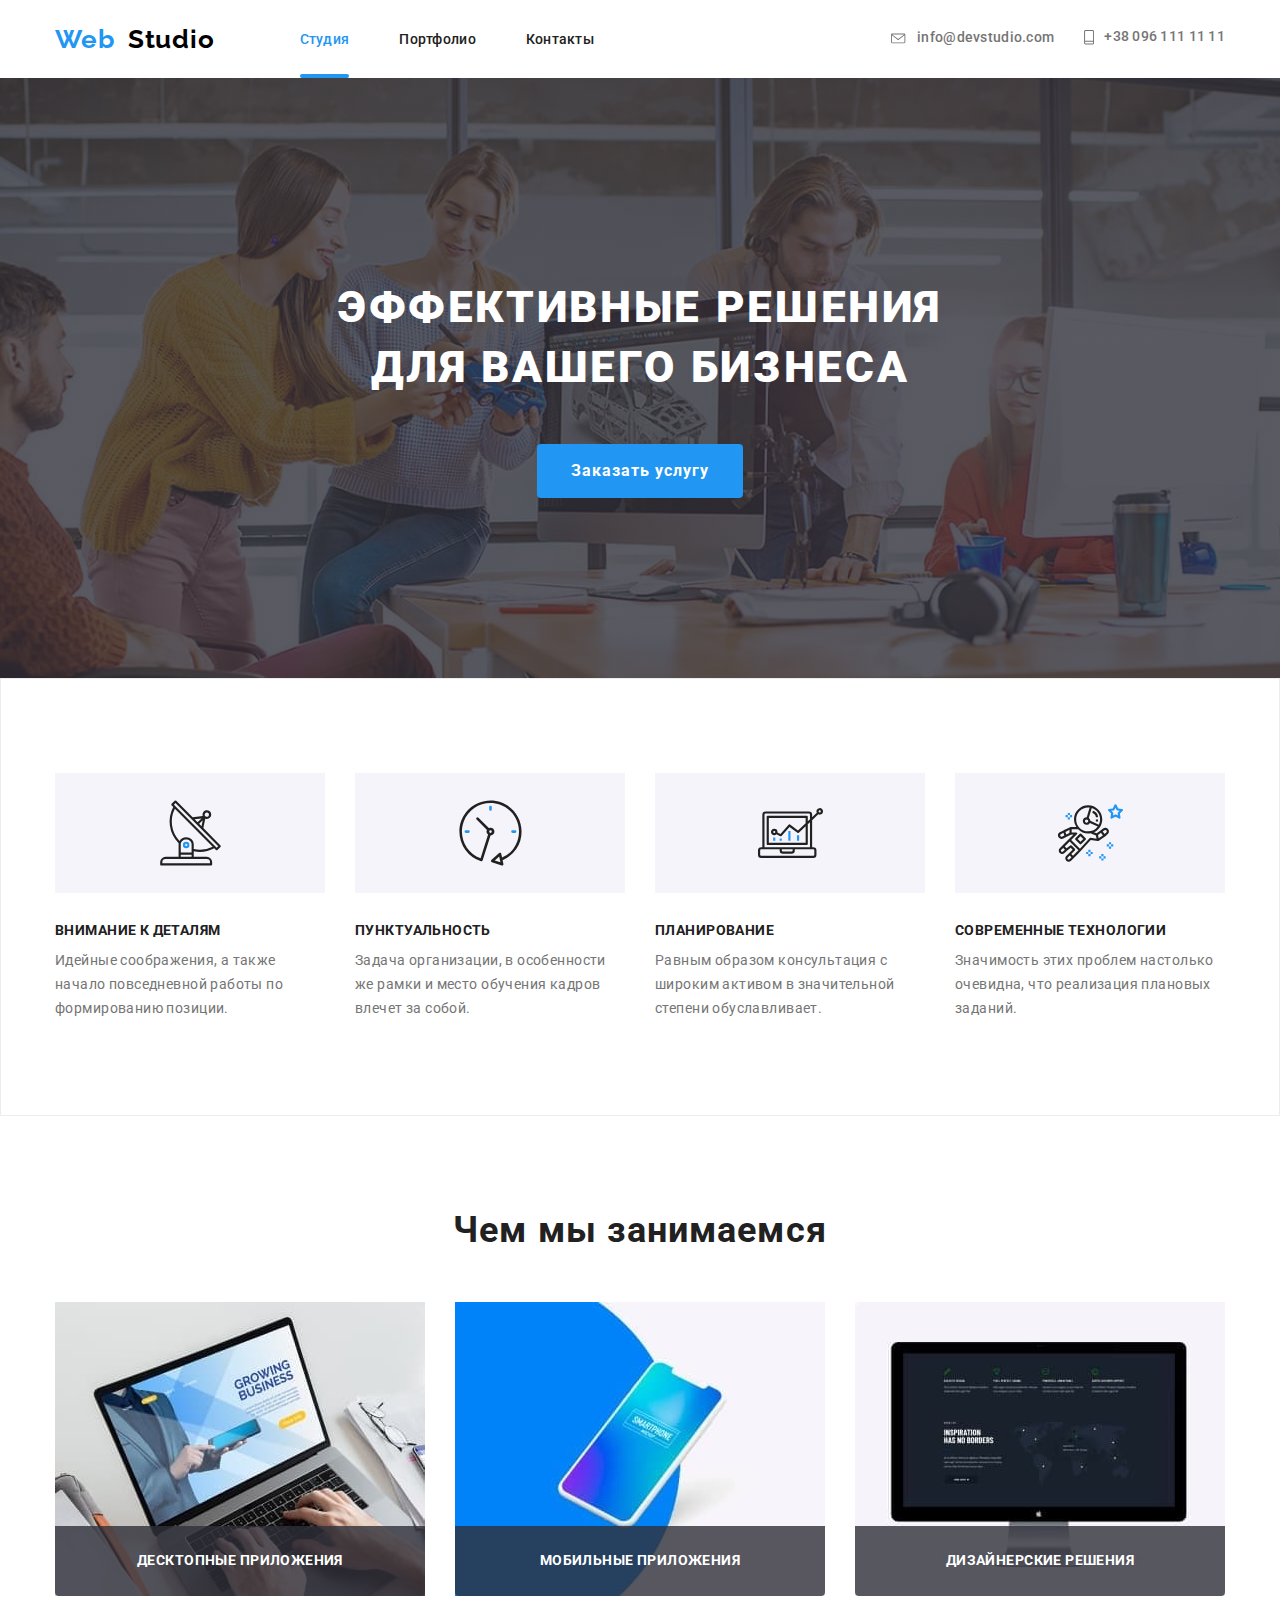
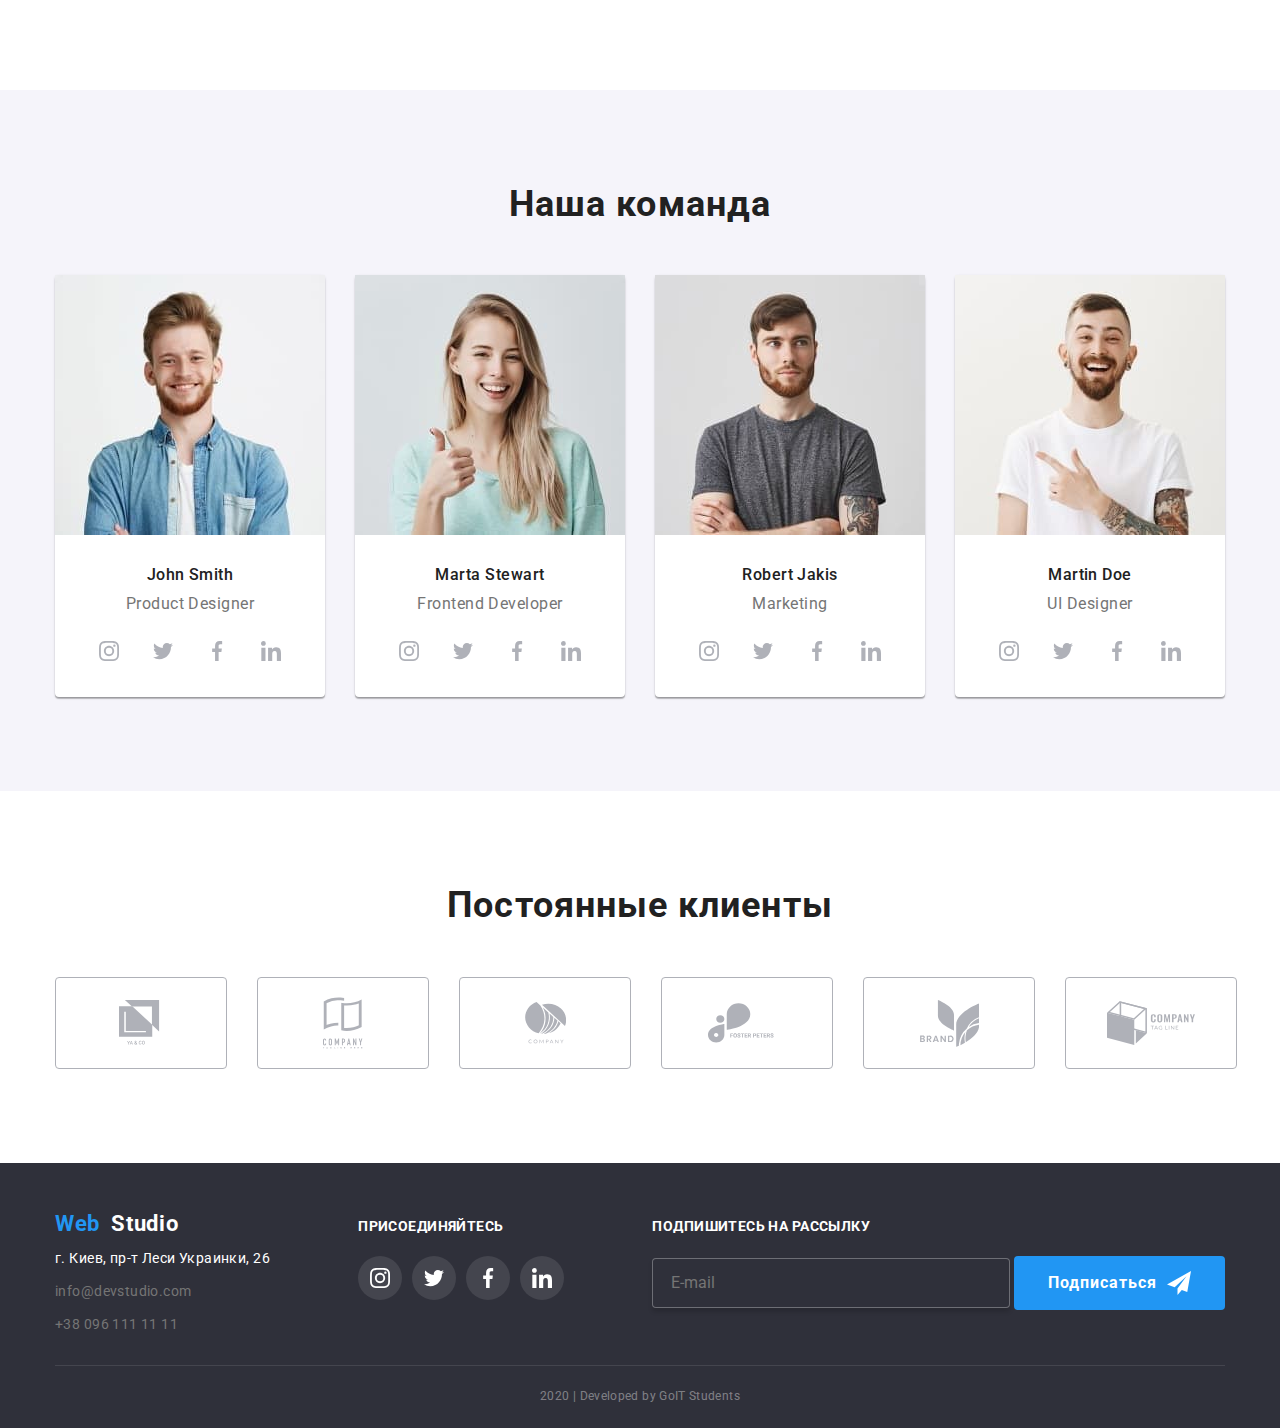
<file: index.html>
<!DOCTYPE html>
<html lang="ru">
  <head>
    <meta charset="UTF-8" />
    <meta name="viewport" content="width=device-width, initial-scale=1.0" />
    <link
      href="https://fonts.googleapis.com/css2?family=Raleway:wght@700&family=Roboto:wght@400;500;700;900&display=swap"
      rel="stylesheet"
    />
    <link
      rel="stylesheet"
      href="https://cdnjs.cloudflare.com/ajax/libs/modern-normalize/0.6.0/modern-normalize.min.css"
    />
    <link rel="stylesheet" href="./css/common.css" />
    <link rel="stylesheet" href="./css/main.css" />
    <title>goit-markup-hw-06</title>
  </head>
  <body>
    <!-- Шапка сайта -->

    <header class="container page-header">
      <nav class="main-nav">
        <a href="./index.html" class="logo-head link"
          ><span class="logo-web">Web &nbsp;</span
          ><span class="logo-nav">Studio</span></a
        >
        <!-- Контейнер с навигацией -->
        <ul class="site-nav list">
          <li class="item current">
            <a href="./index.html" class="link current">Студия</a>
          </li>
          <li class="item">
            <a href="./portfolio.html" class="link">Портфолио</a>
          </li>
          <li class="item"><a href="" class="link">Контакты</a></li>
        </ul>
      </nav>

      <!-- Контейнер почта и телефон -->

      <ul class="cont-nav list">
        <li class="item mail">
          <a href="mailto" class="mail link">
            <svg class="mail-icon">
              <use href="./img/sprite.svg#icon-mailicon"></use>
            </svg>
            info@devstudio.com</a
          >
        </li>
        <li class="item phone">
          <a href="tel:380961111111" class="phone link">
            <svg class="phone-icon">
              <use href="./img/sprite.svg#icon-phoneicon"></use>
            </svg>
            +38 096 111 11 11</a
          >
        </li>
      </ul>
    </header>

    <main>
      <!-- Герой -->

      <section class="section hero">
        <div class="overley">
          <h1 class="hero-title">
            эффективные решения <br />
            для вашего бизнеса
          </h1>
          <button class="button" data-open-modal>Заказать услугу</button>
        </div>
      </section>

      <!-- Наши преимущества -->

      <section class="section advantage">
        <div class="container">
          <h2 class="visually-hidden">Наши преимущества</h2>
          <ul class="list">
            <li class="item attention">
              <!-- <img class="img" src="./img/antenna.svg" alt="Иконка антенна" /> -->
              <div class="background-icon">
                <svg class="antenna-icon">
                  <use href="./img/sprite.svg#icon-antenna"></use>
                </svg>
              </div>
              <h3 class="advantage-title">Внимание к деталям</h3>
              <p class="text">
                Идейные соображения, а также начало повседневной работы по
                формированию позиции.
              </p>
            </li>
            <li class="item punctual">
              <!-- <img class="img" src="./img/clock.svg" alt="Иконка часы" /> -->
              <div class="background-icon">
                <svg class="antenna-icon">
                  <use href="./img/sprite.svg#icon-clock"></use>
                </svg>
              </div>
              <h3 class="advantage-title">Пунктуальность</h3>
              <p class="text">
                Задача организации, в особенности же рамки и место обучения
                кадров влечет за собой.
              </p>
            </li>
            <li class="item planning">
              <!-- <img class="img" src="./img/diagram.svg" alt="Иконка диаграмма" /> -->
              <div class="background-icon">
                <svg class="antenna-icon">
                  <use href="./img/sprite.svg#icon-diagram"></use>
                </svg>
              </div>
              <h3 class="advantage-title">Планирование</h3>
              <p class="text">
                Равным образом консультация с широким активом в значительной
                степени обуславливает.
              </p>
            </li>
            <li class="item technologies">
              <!-- <img class="img" src="./img/astronaut.svg" alt="Иконка астронавт" /> -->
              <div class="background-icon">
                <svg class="antenna-icon">
                  <use href="./img/sprite.svg#icon-astronaut"></use>
                </svg>
              </div>
              <h3 class="advantage-title">Современные технологии</h3>
              <p class="text">
                Значимость этих проблем настолько очевидна, что реализация
                плановых заданий.
              </p>
            </li>
          </ul>
        </div>
      </section>

      <!-- Чем мы занимаемся -->

      <section class="section doing">
        <div class="container doing">
          <h2>Чем мы занимаемся</h2>
          <ul class="list">
            <li class="item">
              <img
                src="./img/nout.jpg"
                alt="Ноутбук"
                width="370"
                height="294"
              />
              <p class="doing-text">Десктопные приложения</p>
            </li>
            <li class="item">
              <img
                src="./img/mobile.jpg"
                alt="Мобильный телефон"
                width="370"
                height="294"
              />
              <p class="doing-text">Мобильные приложения</p>
            </li>
            <li class="item">
              <img
                src="./img/comp.jpg"
                alt="Монитор компьютера"
                width="370"
                height="294"
              />
              <p class="doing-text">Дизайнерские решения</p>
            </li>
          </ul>
        </div>
      </section>

      <!-- Наша команда -->

      <section class="section team">
        <div class="container">
          <h2>Наша команда</h2>
          <ul class="list">
            <!-- John Smith -->
            <li class="item cards">
              <img
                src="./img/team-card-1.jpg"
                alt="Фото члена команды"
                width="270"
                height="260"
              />
              <h3 class="team-title">John Smith</h3>
              <p class="team-position">Product Designer</p>
              <ul class="list icon">
                <li class="item social">
                  <a
                    href="http://instagram.com/"
                    aria-label="ссылка Инстаграмм"
                    class="link"
                  >
                    <svg class="social-icon" width="20" height="20">
                      <use href="./img/sprite.svg#icon-instagram"></use>
                    </svg>
                  </a>
                </li>
                <li class="item social">
                  <a
                    href="http://twitter.com/"
                    aria-label="ссылка Твиттер"
                    class="link"
                  >
                    <svg class="social-icon" width="20" height="20">
                      <use href="./img/sprite.svg#icon-twitter"></use>
                    </svg>
                  </a>
                </li>
                <li class="item social">
                  <a
                    href="http://facebook.com/"
                    aria-label="ссылка Фейсбук"
                    class="link"
                  >
                    <svg class="social-icon" width="20" height="20">
                      <use href="./img/sprite.svg#icon-facebook"></use>
                    </svg>
                  </a>
                </li>
                <li class="item social">
                  <a
                    href="http://linkedin.com/"
                    aria-label="ссылка Фейсбук"
                    class="link"
                  >
                    <svg class="social-icon" width="20" height="20">
                      <use href="./img/sprite.svg#icon-linkedin"></use>
                    </svg>
                  </a>
                </li>
              </ul>
            </li>

            <!-- Marta Stewart -->
            <li class="item cards">
              <img
                src="./img/team-card-2.jpg"
                alt="Фото члена команды"
                width="270"
                height="260"
              />
              <h3 class="team-title">Marta Stewart</h3>
              <p class="team-position">Frontend Developer</p>
              <ul class="list icon">
                <li class="item social">
                  <a
                    href="http://instagram.com/"
                    aria-label="ссылка Инстаграмм"
                    class="link"
                  >
                    <svg class="social-icon" width="20" height="20">
                      <use href="./img/sprite.svg#icon-instagram"></use>
                    </svg>
                  </a>
                </li>
                <li class="item social">
                  <a
                    href="http://twitter.com/"
                    aria-label="ссылка Твиттер"
                    class="link"
                  >
                    <svg class="social-icon" width="20" height="20">
                      <use href="./img/sprite.svg#icon-twitter"></use>
                    </svg>
                  </a>
                </li>
                <li class="item social">
                  <a
                    href="http://facebook.com/"
                    aria-label="ссылка Фейсбук"
                    class="link"
                  >
                    <svg class="social-icon" width="20" height="20">
                      <use href="./img/sprite.svg#icon-facebook"></use>
                    </svg>
                  </a>
                </li>
                <li class="item social">
                  <a
                    href="http://linkedin.com/"
                    aria-label="ссылка Фейсбук"
                    class="link"
                  >
                    <svg class="social-icon" width="20" height="20">
                      <use href="./img/sprite.svg#icon-linkedin"></use>
                    </svg>
                  </a>
                </li>
              </ul>
            </li>

            <!-- Robert Jakis -->
            <li class="item cards">
              <img
                src="./img/team-card-3.jpg"
                alt="Фото члена команды"
                width="270"
                height="260"
              />
              <h3 class="team-title">Robert Jakis</h3>
              <p class="team-position">Marketing</p>
              <ul class="list icon">
                <li class="item social">
                  <a
                    href="http://instagram.com/"
                    aria-label="ссылка Инстаграмм"
                    class="link"
                  >
                    <svg class="social-icon" width="20" height="20">
                      <use href="./img/sprite.svg#icon-instagram"></use>
                    </svg>
                  </a>
                </li>
                <li class="item social">
                  <a
                    href="http://twitter.com/"
                    aria-label="ссылка Твиттер"
                    class="link"
                  >
                    <svg class="social-icon" width="20" height="20">
                      <use href="./img/sprite.svg#icon-twitter"></use>
                    </svg>
                  </a>
                </li>
                <li class="item social">
                  <a
                    href="http://facebook.com/"
                    aria-label="ссылка Фейсбук"
                    class="link"
                  >
                    <svg class="social-icon" width="20" height="20">
                      <use href="./img/sprite.svg#icon-facebook"></use>
                    </svg>
                  </a>
                </li>
                <li class="item social">
                  <a
                    href="http://linkedin.com/"
                    aria-label="ссылка Фейсбук"
                    class="link"
                  >
                    <svg class="social-icon" width="20" height="20">
                      <use href="./img/sprite.svg#icon-linkedin"></use>
                    </svg>
                  </a>
                </li>
              </ul>
            </li>

            <!-- Martin Doe -->
            <li class="item cards">
              <img
                src="./img/team-card-4.jpg"
                alt="Фото члена команды"
                width="270"
                height="260"
              />
              <h3 class="team-title">Martin Doe</h3>
              <p class="team-position">UI Designer</p>
              <ul class="list icon">
                <li class="item social">
                  <a
                    href="http://instagram.com/"
                    aria-label="ссылка Инстаграмм"
                    class="link"
                  >
                    <svg class="social-icon" width="20" height="20">
                      <use href="./img/sprite.svg#icon-instagram"></use>
                    </svg>
                  </a>
                </li>
                <li class="item social">
                  <a
                    href="http://twitter.com/"
                    aria-label="ссылка Твиттер"
                    class="link"
                  >
                    <svg class="social-icon" width="20" height="20">
                      <use href="./img/sprite.svg#icon-twitter"></use>
                    </svg>
                  </a>
                </li>
                <li class="item social">
                  <a
                    href="http://facebook.com/"
                    aria-label="ссылка Фейсбук"
                    class="link"
                  >
                    <svg class="social-icon" width="20" height="20">
                      <use href="./img/sprite.svg#icon-facebook"></use>
                    </svg>
                  </a>
                </li>
                <li class="item social">
                  <a
                    href="http://linkedin.com/"
                    aria-label="ссылка Фейсбук"
                    class="link"
                  >
                    <svg class="social-icon" width="20" height="20">
                      <use href="./img/sprite.svg#icon-linkedin"></use>
                    </svg>
                  </a>
                </li>
              </ul>
            </li>
          </ul>
        </div>
      </section>

      <!-- Постоянные клиенты -->
      <section class="section customer">
        <div class="container">
          <h2>
            Постоянные клиенты
          </h2>
          <ul class="list">
            <li class="item">
              <a href="" class="link">
                <svg class="customer-icon" width="44" height="49">
                  <use href="./img/sprite.svg#icon-customer-logo-1"></use>
                </svg>
              </a>
            </li>
            <li class="item">
              <a href="" class="link">
                <svg class="customer-icon" width="40" height="52">
                  <use href="./img/sprite.svg#icon-customer-logo-2"></use>
                </svg>
              </a>
            </li>
            <li class="item">
              <a href="" class="link">
                <svg class="customer-icon" width="41" height="42">
                  <use href="./img/sprite.svg#icon-customer-logo-3"></use>
                </svg>
              </a>
            </li>
            <li class="item">
              <a href="" class="link">
                <svg class="customer-icon" width="79" height="42">
                  <use href="./img/sprite.svg#icon-customer-logo-4"></use>
                </svg>
              </a>
            </li>
            <li class="item">
              <a href="" class="link">
                <svg class="customer-icon" width="59" height="47">
                  <use href="./img/sprite.svg#icon-customer-logo-5"></use>
                </svg>
              </a>
            </li>
            <li class="item">
              <a href="" class="link">
                <svg class="customer-icon" width="88" height="45">
                  <use href="./img/sprite.svg#icon-customer-logo-6"></use>
                </svg>
              </a>
            </li>
          </ul>
        </div>
      </section>

      <!-- Модальное окно - Заказать услугу -->

      <div class="backdrop is-hidden" data-backdrop>
        <div class="modal">
          <button class="btn" data-close-modal>
            <svg class="icon-btn-close" width="11" height="11">
              <use href="./img/sprite.svg#icon-btn-close"></use>
            </svg>
          </button>
          <form class="form js-speaker-form" autocomplete="off">
            <p class="form-about">Оставьте свои данные, мы вам перезвоним</p>

            <label class="form-field">
              <input
                class="form-input"
                type="text"
                name="name"
                placeholder=" "
              />
              <span class="form-text">Имя</span>
              <svg class="icon-form" width="18" height="18">
                <use href="./img/sprite.svg#icon-person"></use>
              </svg>
            </label>

            <label class="form-field">
              <input class="form-input" type="tel" name="tel" placeholder=" " />
              <span class="form-text tel">Телефон</span>
              <svg class="icon-form" width="18" height="18">
                <use href="./img/sprite.svg#icon-phone"></use>
              </svg>
            </label>

            <label class="form-field">
              <input
                class="form-input"
                type="email"
                name="mail"
                placeholder=" "
              />
              <span class="form-text mail">Почта</span>
              <svg class="icon-form" width="18" height="18">
                <use href="./img/sprite.svg#icon-email"></use>
              </svg>
            </label>

            <label class="form-field comments">
              <textarea
                class="form-input comments"
                name="comments"
                rows="10"
                placeholder=" "
              ></textarea>
              <span class="form-text comments">Комментарий</span>
            </label>

            <label class="consent">
              <input
                class="check-input"
                type="checkbox"
                name="consent"
                value="consent"
              />
              <span class="checkbox"></span>
              <span class="text consent"
                >Соглашаюсь с рассылкой и принимаю &nbsp;
                <a class="text-link" href="">Условия договора</a>
              </span>
            </label>

            <button class="button submit" type="submit">Отправить</button>
          </form>
        </div>
      </div>
    </main>

    <!-- Футер -->
    <footer class="page-footer">
      <div class="container info">
        <div class="foot-child">
          <a href="./index.html" class="logo-foot link"
            ><span class="logo-web">Web &nbsp;</span
            ><span class="logo-foot">Studio</span></a
          >

          <!-- Контактная информация -->

          <address class="address company">
            г. Киев, пр-т Леси Украинки, 26
          </address>
          <address class="address">
            <a href="mailto" class="link mail">info@devstudio.com</a> <br />
            <a href="tel:380961111111" class="link tel">+38 096 111 11 11</a>
          </address>
        </div>

        <div class="foot-link">
          <b>присоединяйтесь</b>
          <!-- Соц ссылки -->
          <div class="social">
            <ul class="list">
              <li class="item">
                <a
                  href="http://instagram.com/"
                  aria-label="Ссылка на instagram"
                  class="link"
                >
                  <svg class="social-icon" width="20" height="20">
                    <use href="./img/sprite.svg#icon-instagram"></use>
                  </svg>
                </a>
              </li>
              <li class="item">
                <a
                  href="http://twitter.com/"
                  aria-label="Ссылка на twitter"
                  class="link twit"
                >
                  <svg class="social-icon" width="20" height="20">
                    <use href="./img/sprite.svg#icon-twitter"></use>
                  </svg>
                </a>
              </li>
              <li class="item">
                <a
                  href="http://facebook.com/"
                  aria-label="Ссылка на facebook"
                  class="link face"
                >
                  <svg class="social-icon" width="20" height="20">
                    <use href="./img/sprite.svg#icon-facebook"></use>
                  </svg>
                </a>
              </li>
              <li class="item">
                <a
                  href="http://linkedin.com/"
                  aria-label="Ссылка на linkedin"
                  class="link linkd"
                >
                  <svg class="social-icon" width="20" height="20">
                    <use href="./img/sprite.svg#icon-linkedin"></use>
                  </svg>
                </a>
              </li>
            </ul>
          </div>
        </div>
        <div class="foot-follow">
          <form>
            <b>подпишитесь на рассылку</b><br />
            <input
              class="input"
              class="foot-form"
              type="text"
              placeholder="E-mail"
            />
            <button class="button primary">Подписаться</button>
          </form>
        </div>
      </div>
      <!-- Копирайт -->
      <div class="container">
        <p class="copyrigyt">2020 | Developed by GoIT Students</p>
      </div>
    </footer>

    <!-- JS -->
    <script>
      const refs = {
        openModalBtn: document.querySelector('[data-open-modal]'),
        closeModalBtn: document.querySelector('[data-close-modal]'),
        backdrop: document.querySelector('[data-backdrop]'),
      };

      refs.openModalBtn.addEventListener('click', toggleModal);
      refs.closeModalBtn.addEventListener('click', toggleModal);

      refs.backdrop.addEventListener('click', logBackdropClick);

      function toggleModal() {
        refs.backdrop.classList.toggle('is-hidden');
      }

      function logBackdropClick() {
        console.log('Это клик в бекдроп');
      }

      // FORM JS

      (() => {
        document
          .querySelector('.js-speaker-form')
          .addEventListener('submit', e => {
            e.preventDefault();

            new FormData(e.currentTarget).forEach((value, name) =>
              console.log(`${name}: ${value}`),
            );

            e.currentTarget.reset();
          });
      })();
    </script>
  </body>
</html>
</file>
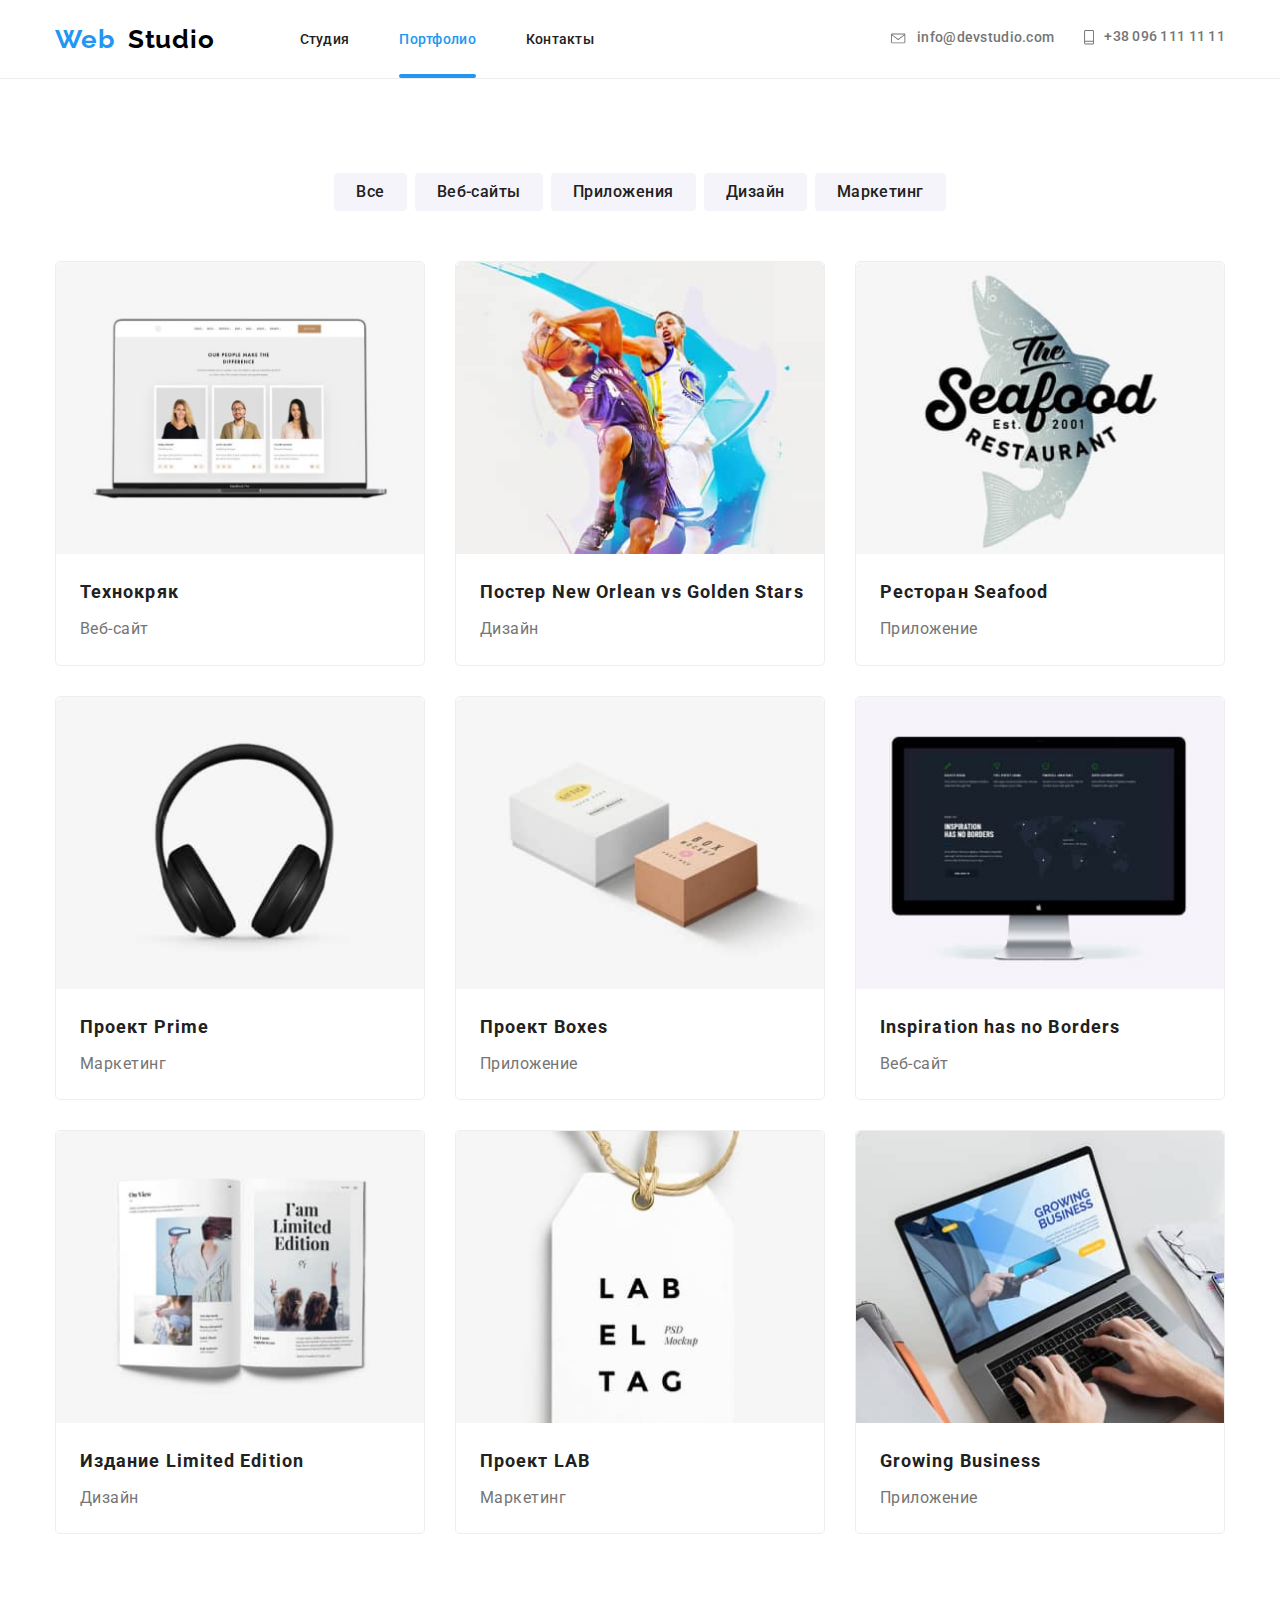
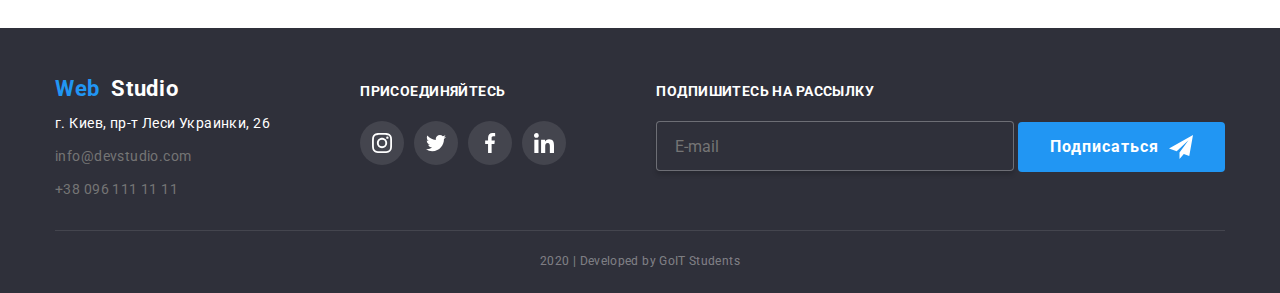
<file: portfolio.html>
<!DOCTYPE html>
<html lang="ru">
  <head>
    <meta charset="UTF-8" />
    <meta name="viewport" content="width=device-width, initial-scale=1.0" />
    <link
      href="https://fonts.googleapis.com/css2?family=Raleway:wght@700&family=Roboto:wght@400;500;700;900&display=swap"
      rel="stylesheet"
    />
    <link
      rel="stylesheet"
      href="https://cdnjs.cloudflare.com/ajax/libs/modern-normalize/0.6.0/modern-normalize.min.css"
    />
    <link rel="stylesheet" href="./css/common.css" />
    <link rel="stylesheet" href="./css/portfolio.css" />
    <title>Портфолио</title>
  </head>
  <body>
    <!-- Шапка сайта -->

        <header class="container page-header">
          <nav class="main-nav">
            <a href="./index.html" class="logo-head link"><span class="logo-web">Web &nbsp;</span><span
                class="logo-nav">Studio</span></a>
            <!-- Контейнер с навигацией -->
            <ul class="site-nav list">
              <li class="item">
                <a href="./index.html" class="link">Студия</a>
              </li>
              <li class="item current">
                <a href="./portfolio.html" class="link current">Портфолио</a>
              </li>
              <li class="item"><a href="" class="link">Контакты</a></li>
            </ul>
          </nav>
        
          <!-- Контейнер почта и телефон -->
        
          <ul class="cont-nav list">
            <li class="item mail">
              <a href="mailto" class="mail link">
                <svg class="mail-icon">
                  <use href="./img/sprite.svg#icon-mailicon"></use>
                </svg>
                info@devstudio.com</a>
            </li>
            <li class="item phone">
              <a href="tel:380961111111" class="phone link">
                <svg class="phone-icon">
                  <use href="./img/sprite.svg#icon-phoneicon"></use>
                </svg>
                +38 096 111 11 11</a>
            </li>
          </ul>
        </header>

    <main>
      <!-- Наши проекты -->

      <section class="projects">
        <div class="container">
          <h1 class="visually-hidden">Наши проекты</h1>

          <!-- Фильтр -->

          <ul class="list container-btn">
            <li><button type="button" class="button">Все</button></li>
            <li><button type="button" class="button">Веб-сайты</button></li>
            <li><button type="button" class="button">Приложения</button></li>
            <li><button type="button" class="button">Дизайн</button></li>
            <li><button type="button" class="button">Маркетинг</button></li>
          </ul>

          <ul class="list cards">
            <li class="projects-item">
              <a href="" class="link">
                <div class="box">
                <img
                  src="./img/portfolio/techno-1.jpg"
                  alt="Фото сайта"
                  width="370"
                  height="294"
              />
              <p class="text-projects">
                Технокряк это современная площадка распространения коронавируса.
                Компании используют эту платформу для цифрового шпионажа и атак
                на защищённые сервера конкурентов.
              </p>
              </div>
              <h2 class="title-projects">Технокряк</h2>
              <p class="text">Веб-сайт</p>
              
            </li></a>
            <li class="projects-item">
              <a href="" class="link">
                <div class="box">
                <img
                  src="./img/portfolio/poster-2.jpg"
                  alt="два спортсмена играют в баскетбол"
                  width="370"
                  height="294"
              />
            <p class="text-projects">
              Технокряк это современная площадка распространения коронавируса.
              Компании используют эту платформу для цифрового шпионажа и атак
              на защищённые сервера конкурентов.
            </p>
            </div>
              <h2 class="title-projects">Постер New Orlean vs Golden Stars</h2>
              <p class="text">Дизайн</p>
              
            </li></a>
            <li class="projects-item">
              <a href="" class="link">
                <div class="box">
                <img
                  src="./img/portfolio/seafood-3.jpg"
                  alt="Рыба на белом фоне"
                  width="370"
                  height="294"
              />
              <p class="text-projects">
                Технокряк это современная площадка распространения коронавируса.
                Компании используют эту платформу для цифрового шпионажа и атак
                на защищённые сервера конкурентов.
              </p>
              </div>
              <h2 class="title-projects">Ресторан Seafood</h2>
              <p class="text">Приложение</p>
              
            </li></a>
            <li class="projects-item">
              <a href="" class="link">
                <div class="box">
                <img
                  src="./img/portfolio/prime-4.jpg"
                  alt="Музыкальные наушники"
                  width="370"
                  height="294"
              />
              <p class="text-projects">
                Технокряк это современная площадка распространения коронавируса.
                Компании используют эту платформу для цифрового шпионажа и атак
                на защищённые сервера конкурентов.
              </p>
              </div>
              <h2 class="title-projects">Проект Prime</h2>
              <p class="text">Маркетинг</p>
              
            </li></a>
            <li class="projects-item">
              <a href="" class="link">
                <div class="box">
                <img
                  src="./img/portfolio/box-5.jpg"
                  alt="Два картонных коробка"
                  width="370"
                  height="294"
              />
              <p class="text-projects">
                Технокряк это современная площадка распространения коронавируса.
                Компании используют эту платформу для цифрового шпионажа и атак
                на защищённые сервера конкурентов.
              </p>
              </div>
              <h2 class="title-projects">Проект Boxes</h2>
              <p class="text">Приложение</p>
              
            </li></a>
            <li class="projects-item">
              <a href="" class="link">
                <div class="box">
                <img
                  src="./img/portfolio/inspiration-6.jpg"
                  alt="Монитор компьютера"
                  width="370"
                  height="294"
              />
              <p class="text-projects">
                Технокряк это современная площадка распространения коронавируса.
                Компании используют эту платформу для цифрового шпионажа и атак
                на защищённые сервера конкурентов.
              </p>
              </div>
              <h2 class="title-projects">Inspiration has no Borders</h2>
              <p class="text">Веб-сайт</p>
              
            </li></a>
            <li class="projects-item">
              <a href="" class="link">
                <div class="box">
                <img
                  src="./img/portfolio/edition-7.jpg"
                  alt="Журнал со статьями и фото"
                  width="370"
                  height="294"
              />
              <p class="text-projects">
                Технокряк это современная площадка распространения коронавируса.
                Компании используют эту платформу для цифрового шпионажа и атак
                на защищённые сервера конкурентов.
              </p>
              </div>
              <h2 class="title-projects">Издание Limited Edition</h2>
              <p class="text">Дизайн</p>
              
            </li></a>
            <li class="projects-item">
              <a href="" class="link">
                <div class="box">
                <img
                  src="./img/portfolio/lab-8.jpg"
                  alt="Карточка тега"
                  width="370"
                  height="294"
              />
              <p class="text-projects">
                Технокряк это современная площадка распространения коронавируса.
                Компании используют эту платформу для цифрового шпионажа и атак
                на защищённые сервера конкурентов.
              </p>
              </div>
              <h2 class="title-projects">Проект LAB</h2>
              <p class="text">Маркетинг</p>
              
            </li></a>
            <li class="projects-item">
              <a href="" class="link">
                <div class="box">
                <img
                  src="./img/portfolio/business-9.jpg"
                  alt="Человек печатает на ноутбуке"
                  width="370"
                  height="294"
              />
              <p class="text-projects">
                Технокряк это современная площадка распространения коронавируса.
                Компании используют эту платформу для цифрового шпионажа и атак
                на защищённые сервера конкурентов.
              </p>
              </div>
              <h2 class="title-projects">Growing Business</h2>
              <p class="text">Приложение</p>
              
            </li></a>
          </ul>
        </div>
      </section>
    </main>

    <!-- Футер -->
    <footer class="page-footer">
      <div class="container info">
        <div class="foot-child">
          <a href="./index.html" class="logo-foot link"><span class="logo-web">Web &nbsp;</span><span
              class="logo-foot">Studio</span></a>
    
          <!-- Контактная информация -->
    
          <address class="address company">
            г. Киев, пр-т Леси Украинки, 26
          </address>
          <address class="address">
            <a href="mailto" class="link mail">info@devstudio.com</a> <br />
            <a href="tel:380961111111" class="link tel">+38 096 111 11 11</a>
          </address>
        </div>
    
        <div class="foot-link">
          <b>присоединяйтесь</b>
          <!-- Соц ссылки -->
          <div class="social">
            <ul class="list">
              <li class="item">
                <a href="http://instagram.com/" aria-label="Ссылка на instagram" class="link">
                  <svg class="social-icon" width="20" height="20">
                    <use href="./img/sprite.svg#icon-instagram"></use>
                  </svg>
                </a>
              </li>
              <li class="item">
                <a href="http://twitter.com/" aria-label="Ссылка на twitter" class="link twit">
                  <svg class="social-icon" width="20" height="20">
                    <use href="./img/sprite.svg#icon-twitter"></use>
                  </svg>
                </a>
              </li>
              <li class="item">
                <a href="http://facebook.com/" aria-label="Ссылка на facebook" class="link face">
                  <svg class="social-icon" width="20" height="20">
                    <use href="./img/sprite.svg#icon-facebook"></use>
                  </svg>
                </a>
              </li>
              <li class="item">
                <a href="http://linkedin.com/" aria-label="Ссылка на linkedin" class="link linkd">
                  <svg class="social-icon" width="20" height="20">
                    <use href="./img/sprite.svg#icon-linkedin"></use>
                  </svg>
                </a>
              </li>
            </ul>
          </div>
        </div>
        <div class="foot-follow">
          <form>
            <b>подпишитесь на рассылку</b><br />
            <input class="input" class="foot-form" type="text" placeholder="E-mail" />
            <button class="button primary">Подписаться</button>
          </form>
        </div>
      </div>
      <!-- Копирайт -->
      <div class="container">
        <p class="copyrigyt">2020 | Developed by GoIT Students</p>
      </div>
    </footer>
        </body>
</html>
</file>
<file: css/common.css>
:root {
  --primery-text-color: #757575;
  --title-text-color: #212121;
  --accent-text-color: #2196f3;
  --primary-white-color: #ffffff;
  --foot-primery-color: #2f303a;
  --color-bg-child: #f5f4fa;
}

body {
  margin: 0;
  font-family: 'Roboto', sans-serif;
  /* background-color: var(--primary-white-color); */
  color: var(--primery-text-color);
}

/* Утилиты */
/* 
img {
  display: block;
  max-width: 100%;
  height: auto;
} */

.list {
  list-style: none;
  margin: 0;
  padding: 0;
}

.link {
  text-decoration: none;
  color: var(--primery-text-color);
  cursor: pointer;
}

.container {
  margin-left: auto; /*центрирование блока навигации*/
  margin-right: auto; /*центрирование блока навигации*/
  width: 1200px; /*задаем размер блока 1170 согласно сетки с дизайна + учитываем отступы слева и справа по 15px*/
  padding-left: 15px;
  padding-right: 15px;

  /* outline: 2px solid tomato; */
}

.visually-hidden {
  position: absolute !important;
  clip: rect(1px 1px 1px 1px); /* IE6, IE7 */
  clip: rect(1px, 1px, 1px, 1px);
  padding: 0 !important;
  border: 0 !important;
  height: 1px !important;
  width: 1px !important;
  overflow: hidden;
}

/* Шапка сайта */

.page-header {
  display: flex;
  justify-content: space-between;
  background-color: var(--primary-white-color);
}

/* Логотип */
.logo {
  letter-spacing: 0.03em;
}

.logo-head {
  font-family: 'Raleway', sans-serif;
  font-weight: 700;
  font-size: 26px;
  line-height: 1.19;
  text-decoration: none;
  letter-spacing: 0.03em;
}

.logo-foot {
  margin-bottom: 10px;

  font-weight: 700;
  font-size: 22px;
  line-height: 1.18;
  letter-spacing: 0.03em;
}

.logo-web {
  color: #2196f3;
}

.logo-nav {
  color: #000000;
}

/* main container */
.main-nav {
  display: flex;
  align-items: center;
}

/* Навигация сайта */
.site-nav {
  display: flex;
  margin-left: 85px;
}

.cont-nav {
  display: flex;
  margin-left: auto;
  align-items: center;
}

.cont-nav > .item.phone {
  margin-left: 30px;
}

.site-nav .item + .item {
  /* для применения св-ва только тем элементам у которых есть сосед сверху (согласно списка Li в разметке html */
  margin-left: 50px;
  /* outline: 2px solid tomato; */
}

/* можно применить правило новее
.site-nav .item:not(:last-chaild)
margin-left: 50px; */

.site-nav .link {
  position: relative;
  display: block; /* вертикальная геометрия не работает в строчных эл., поэтому делаем эл. строчно-блочным или блочным как в нашем случае */
  padding-top: 32px;
  padding-bottom: 32px;
  font-weight: 500;
  font-size: 14px;
  line-height: 1;
  letter-spacing: 0.02em;
  color: var(--title-text-color);
  transition: color 250ms cubic-bezier(0.4, 0, 0.2, 1);
}

.site-nav .link.current {
  color: var(--accent-text-color);
}

.site-nav .link.current::after {
  opacity: 1;
}

.site-nav .link::after {
  content: '';
  position: absolute;
  left: 0;
  bottom: 0;
  display: block;
  width: 100%;
  height: 4px;
  background-color: var(--accent-text-color);
  border-radius: 2px;
  opacity: 0;
  transition: opacity 250ms cubic-bezier(0.4, 0, 0.2, 1);
}

.site-nav .link:hover,
.site-nav .link:focus,
.cont-nav .link:hover,
.cont-nav .link:focus,
.address > .link:hover,
.address > .link:focus,
.foot-link .link:hover,
.foot-link .link:focus {
  color: var(--accent-text-color);
  transition: color 250ms cubic-bezier(0.4, 0, 0.2, 1);
}

.cont-nav .link {
  display: inline-flex;
  align-items: center;
  font-weight: 500;
  font-size: 14px;
  line-height: 1.14;
  letter-spacing: 0.02em;
  color: var(--primery-text-color);
  transition: color 250ms cubic-bezier(0.4, 0, 0.2, 1);
}

/* svg иконка почты */
.cont-nav .mail-icon {
  width: 16px;
  height: 11px;
  margin-right: 10px;

  fill: currentColor;
  cursor: pointer;
}

/* svg иконка телефон */
.cont-nav .phone-icon {
  width: 10px;
  height: 15px;
  margin-right: 10px;

  fill: currentColor;
  cursor: pointer;
}

/* Футер */

.page-footer {
  min-height: 253px;
  background-color: var(--foot-primery-color);
  color: var(--primary-white-color);
}

.page-footer .container.info {
  display: flex;
  align-items: baseline;
  justify-content: space-between;
  padding-top: 48px;
  padding-bottom: 28px;
}

.page-footer .address {
  font-size: 14px;
  line-height: 1.71;
  letter-spacing: 0.03em;
}

.logo-foot {
  color: var(--primary-white-color);
}

.logo-foot.link {
  display: inline-block;
  margin-bottom: 10px;
}

.address.company {
  margin-bottom: 9px;
  font-family: inherit;
  font-style: normal;
}

.address .link {
  font-family: inherit;
  font-style: normal;
  font-weight: 400;
  font-size: 14px;
  line-height: 1.71;

  letter-spacing: 0.03em;
}

.address .link.mail {
  display: inline-block;
  margin-bottom: 9px;
}

.page-footer b {
  display: inline-block;
  margin-bottom: 21px;
  text-transform: uppercase;
  font-size: 14px;
  line-height: 1.14;
  letter-spacing: 0.03em;
}

/* Ссылки соц сетей команды и футер */

.social .list {
  display: flex;
  justify-items: center;
}

.social .link {
  display: flex;
  justify-content: center;
  align-items: center;
  width: 44px;
  height: 44px;

  color: var(--primary-white-color);
  background-color: rgba(255, 255, 255, 0.1);

  border-radius: 50%;
  transition: background-color 250ms cubic-bezier(0.4, 0, 0.2, 1),
    color 250ms cubic-bezier(0.4, 0, 0.2, 1);
}

.social .social-icon {
  fill: currentColor;
}

.social .link:hover,
.social .link:focus {
  color: var(--primary-white-color);
  background-color: var(--accent-text-color);
  transition: background-color 250ms cubic-bezier(0.4, 0, 0.2, 1),
    color 250ms cubic-bezier(0.4, 0, 0.2, 1);
  transform: scale3d(1.1, 1.1, 1.1);
}

.foot-link .social .item {
  margin-right: 10px;
}

.foot-link .social .item:nth-child(4n) {
  margin-right: 0;
}

.input {
  padding: 12px 18px;
  width: 358px;
  height: 50px;
  border: 1px solid rgba(255, 255, 255, 0.3);
  box-sizing: border-box;
  box-shadow: 0px 4px 4px rgba(0, 0, 0, 0.15);
  border-radius: 4px;

  color: var(--primary-white-color);
  background-color: var(--foot-primery-color);
  outline: none;
}

.page-footer h3 {
  font-weight: 700;
  font-size: 15px;
  line-height: 1.6;
  letter-spacing: -0.015em;
  color: var(--primary-white-color);
}

.page-footer .list {
  font-size: 15px;
  line-height: 1.6;
  letter-spacing: -0.015em;
  color: var(--primary-white-color);
}

.button.primary {
  display: inline-flex;
  align-items: center;
  min-width: 200px;
  border-radius: 4px;
  padding: 10px 32px;
  text-align: center;
  cursor: pointer;

  color: var(--primary-white-color);
  background-color: var(--accent-text-color);

  text-decoration: none;
  font-weight: 700;
  font-size: 16px;
  line-height: 1.87;
  letter-spacing: 0.06em;
}

.button.primary::after {
  content: '';
  width: 24px;
  height: 24px;
  margin-left: 10px;
  background-image: url('../img/icon/icon-send.svg');
  background-size: contain;
}

.copyrigyt {
  margin-top: 0;
  margin-bottom: 0;
  padding-top: 18px;
  padding-bottom: 20px;
  border-top: 1px solid rgba(255, 255, 255, 0.1);
  text-align: center;
  font-size: 12px;
  line-height: 2;
  letter-spacing: 0.03em;
  color: rgba(255, 255, 255, 0.4);
}

/* .button.secondary {
  text-decoration-line: none;
  color: var(--primary-white-color);
} */
</file>
<file: css/main.css>
/* цвет основной + телефон в шапке #757575 */
/* цвет заголовков #212121 */
/* акцент #2196F3 */
/* белый #FFFFFF */
/* телефон, почта футер rgba(255, 255, 255, 0.6) */

:root {
  --primery-text-color: #757575;
  --title-text-color: #212121;
  --accent-text-color: #2196f3;
  --primary-white-color: #ffffff;
  --color-bg-child: #f5f4fa;
  --color-social-links: #afb1b8;
}

.section {
  padding-top: 94px;
  padding-bottom: 94px;
}
/* Герой */

.section.hero {
  padding-top: 0;
  padding-bottom: 0;
}

.hero > .overley {
  height: 600px;
  max-width: 1600px;
  margin-left: auto;
  margin-right: auto;

  background-color: #757575;
  background-image: linear-gradient(
      to right,
      rgba(47, 48, 58, 0.8),
      rgba(47, 48, 58, 0.8)
    ),
    url('../img/hero/hero-img.jpg');
  background-repeat: no-repeat;
  background-position: center;
  background-size: cover;
}

.hero {
  text-align: center;
}

.hero-title {
  margin-top: 0;
  margin-bottom: 46px;
  padding-top: 200px;

  color: var(--primary-white-color);

  text-transform: uppercase;
  font-weight: 900;
  font-size: 44px;
  line-height: 1.36;
  letter-spacing: 0.06em;
}

.button {
  min-width: 200px;
  padding: 10px 32px;
  text-align: center;

  text-decoration: none;
  font-weight: 700;
  font-size: 16px;
  line-height: 1.88;
  letter-spacing: 0.06em;

  color: var(--primary-white-color);
  background-color: var(--accent-text-color);
  border-radius: 4px;
  border-color: transparent;
  cursor: pointer;
}

/* Модальное окно - фон общий*/

.backdrop {
  position: fixed;
  top: 0;
  left: 0;
  width: 100%;
  height: 100%;
  background-color: rgba(0, 0, 0, 0.2);
  transition: 250ms cubic-bezier(0.4, 0, 0.2, 1);
}

.backdrop.is-hidden {
  opacity: 0;
  pointer-events: none;
  transition: 250ms cubic-bezier(0.4, 0, 0.2, 1);
}

/* Модальное окно - фон формы */

.modal {
  position: absolute;
  top: 50%;
  left: 50%;

  transform: translate(-50%, -50%);

  min-width: 528px;
  min-height: 581px;

  box-shadow: 0px 2px 1px rgba(0, 0, 0, 0.2), 0px 1px 1px rgba(0, 0, 0, 0.14),
    0px 1px 3px rgba(0, 0, 0, 0.12);
  border-radius: 4px;
  background-color: var(--primary-white-color);
}

/* Модальное окно - кнопка закрыть форму */

.modal > .btn {
  position: absolute;
  right: 0;
  top: 0;

  width: 30px;
  height: 30px;

  transform: translate(25%, -25%);

  border-radius: 50%;
  background-color: var(--primary-white-color);
  border-color: transparent;
  box-shadow: 0px 2px 1px rgba(0, 0, 0, 0.2), 0px 1px 1px rgba(0, 0, 0, 0.14),
    0px 1px 3px rgba(0, 0, 0, 0.12);
  cursor: pointer;
}

.icon-btn-close {
  fill: black;
}

/* Модальное окно - форма */

.form {
  width: 528px;
  height: 581px;
  padding: 40px;
}

.form-about {
  margin: 0;
  padding: 0;
  margin-bottom: 30px;

  font-weight: 700;
  font-size: 20px;
  line-height: 1.15;
  text-align: center;
  letter-spacing: 0.03em;

  color: var(--title-text-color);
}

.form-field {
  position: relative;
  display: flex;
  justify-content: center;
  align-items: center;
  margin-bottom: 28px;
}

.form-input {
  width: 100%;
  height: 40px;

  padding: 12px 8px 12px 42px;

  border: 1px solid rgba(33, 33, 33, 0.2);
  border-radius: 4px;
}

.form-text {
  position: absolute;
  top: 25%;
  left: 42px;
  /* transform: translate(50% 50%); */

  font-weight: 400;
  font-size: 14px;
  line-height: 1.71;
}

.icon-form {
  position: absolute;
  top: 85%;
  left: 16px;

  transform: translateY(-125%);

  display: inline-block;
  color: black;
}

.form-input:focus + .form-text {
  color: var(--accent-text-color);

  transform: translate(-90%, -150%);
  transition: 250ms cubic-bezier(0.4, 0, 0.2, 1);
}

.form-input:focus + .form-text.tel {
  transform: translate(-50%, -150%);
}

.form-input:focus + .form-text.mail {
  transform: translate(-60%, -150%);
}

.form-input:not(:placeholder-shown) + .form-text {
  transform: translate(-90%, -150%);
}

.form-input:not(:placeholder-shown) + .form-text.tel {
  transform: translate(-50%, -150%);
}

.form-input:not(:placeholder-shown) + .form-text.mail {
  transform: translate(-60%, -150%);
}

.form-input:focus-within ~ .icon-form {
  fill: var(--accent-text-color);
}

.form-input:focus {
  border-color: var(--accent-text-color);
  outline: none;
}

.form-field.comments {
  margin-bottom: 20px;
}

.form-input.comments {
  height: 120px;
  padding-left: 16px;
  resize: none;
}

.form-text.comments {
  top: 12px;
  left: 16px;
}

.form-input:focus + .form-text.comments {
  transform: translateY(-150%);
}

.form-input:not(:placeholder-shown) + .form-text.comments {
  transform: translateY(-150%);
}

.consent {
  display: flex;
  justify-content: center;
  align-items: center;
  margin-bottom: 30px;
  cursor: pointer;
}

/* Прячем чекбокс от браузера */
.check-input {
  position: absolute;
  width: 1px;
  height: 1px;
  margin: -1px;
  border: 0;
  padding: 0;
  clip: rect(0 0 0 0);
  overflow: hidden;
}

/* Оформляем чекбокс */
.checkbox {
  width: 15px;
  height: 16px;
  margin: 0;
  margin-right: 5px;

  background-image: url('../img/icon/nocheck.svg');
  background-size: contain;
  background-repeat: no-repeat;
}

.check-input:checked + .checkbox,
.check-input:checked:focus + .checkbox {
  background-image: url('../img/icon/check.svg');
  background-size: contain;
  background-color: var(--accent-text-color);
  border-radius: 4px;
}

.text.consent {
  margin: 0;
  left: 36px;
  font-weight: 400;
  font-size: 14px;
  line-height: 1.71;
}

.text-link {
  font-weight: 400;
  font-size: 14px;
  line-height: 1.71;
  color: var(--accent-text-color);
}

.button.submit {
  display: block;
  margin-right: auto;
  margin-left: auto;
  min-width: 200px;
  min-height: 50px;
  border-radius: 4px;
  padding: 10px 32px;

  text-decoration: none;
  font-weight: 700;
  font-size: 16px;
  line-height: 1.87;
  letter-spacing: 0.06em;

  box-shadow: 0px 4px 4px rgba(0, 0, 0, 0.15);
  cursor: pointer;
}

/* Наши преимущества */

.section.advantage {
  border: 1px solid #ececec;
}

.advantage .list {
  display: flex;
}

.advantage .item {
  margin-right: 30px;
  width: calc((100% - 90px) / 4);
}

.advantage .item:nth-child(4n) {
  margin-right: 0;
}

.advantage .item:nth-child(4n) {
  margin-bottom: 0;
}

.advantage .background-icon {
  display: flex;
  justify-content: center;
  align-items: center;
  width: 270px;
  margin-bottom: 30px;
  height: 120px;
  background-color: #f5f4fa;
}

.antenna-icon {
  width: 65px;
  height: 70px;
  align-items: center;
}

.section h2 {
  margin-top: 0;
  margin-bottom: 50px;
  font-weight: 700;
  font-size: 36px;
  line-height: 1.16;
  text-align: center;
  letter-spacing: 0.03em;
  color: var(--title-text-color);
}

.advantage-title {
  margin-top: 0;
  margin-bottom: 10px;
  font-weight: 700;
  font-size: 14px;
  line-height: 1.14;
  letter-spacing: 0.03em;
  text-transform: uppercase;
  color: var(--title-text-color);
}

.advantage p {
  margin-top: 0;
  margin-bottom: 0;
  font-weight: 400;
  font-size: 14px;
  line-height: 1.71;
  letter-spacing: 0.03em;
}

/* Чем мы занимаемся */

.doing .list {
  display: flex;
}

.doing .item {
  position: relative;
  margin-right: 30px;
  width: calc((100% - 60px) / 3);
  text-align: center;
}

.doing .item:nth-child(3n) {
  margin-right: 0;
}

.doing .item:nth-child(3n) {
  margin-bottom: 0;
}

.doing img {
  display: block; /* занимает местопо ширине родителя-блока, пропадает 4px снизу картинки */
}

.doing-text {
  position: absolute;
  width: 100%;
  height: 70px;
  bottom: 0;
  margin: 0;
  padding: 27px;
  background: rgba(47, 48, 58, 0.8);
  border-radius: 0px 0px 4px 4px;
  font-weight: 700;
  font-size: 14px;
  line-height: 1.14;
  text-align: center;
  letter-spacing: 0.03em;
  text-transform: uppercase;

  color: var(--primary-white-color);
}

/* Наша команда */

.section.team {
  background-color: var(--color-bg-child);
}

.team .list {
  display: flex;
  justify-content: space-between;
}

.team img {
  display: block; /* занимает местопо ширине родителя-блока, пропадает 4px снизу картинки */
  margin-bottom: 30px;
}

.team .item.cards {
  background-color: var(--primary-white-color);
  border-radius: 4px;
  box-shadow: 0px 2px 1px rgba(0, 0, 0, 0.2), 0px 1px 1px rgba(0, 0, 0, 0.14),
    0px 1px 3px rgba(0, 0, 0, 0.12);
}

.team-title {
  margin-top: 0;

  margin-bottom: 10px;
  font-weight: 500;
  font-size: 16px;
  line-height: 1.19;
  letter-spacing: 0.03em;
  color: var(--title-text-color);
  text-align: center;
}

.team-position {
  margin: 0;
  margin-bottom: 16px;
  font-weight: 400;
  font-size: 16px;
  line-height: 1.19;
  letter-spacing: 0.03em;
  text-align: center;
  color: var(--primery-text-color);
}

.team .list.icon {
  display: flex;
  justify-content: center;
  margin-bottom: 24px;
}

.team .item.social {
  margin-right: 10px;
}

.team .item.social:nth-child(4n) {
  margin-right: 0;
}

.team .link {
  display: flex;
  justify-content: center;
  align-items: center;

  width: 44px;
  height: 44px;
  border-radius: 50%;

  color: var(--color-social-links);
}

/* .team .link:hover,
.team .link:focus {
  color: var(--primary-white-color);
  background-color: var(--accent-text-color);
} */

.team .social-icon {
  fill: currentColor;
}

/* Постоянные клиенты */
.customer .list {
  display: flex;
  justify-content: space-evenly;
}

.customer .item {
  margin-right: 30px;
  width: calc((100% - 60px) / 6);
  border: 1px solid #afb1b8;
  box-sizing: border-box;
  border-radius: 4px;
  transition: border 250ms cubic-bezier(0.4, 0, 0.2, 1);
}

.customer .item:nth-child(6n) {
  margin-right: 0;
}

.customer .link {
  display: flex;
  justify-content: center;
  align-items: center;
  width: 170px;
  height: 90px;
  color: var(--color-social-links);
  transition: color 250ms cubic-bezier(0.4, 0, 0.2, 1);
}

.customer .link:hover,
.customer .link:focus {
  color: var(--accent-text-color);
  transition: color 250ms cubic-bezier(0.4, 0, 0.2, 1);
}

.customer-icon {
  fill: currentColor;
  cursor: pointer;
}

.customer .item:hover,
.customer .item:focus {
  border: 1px solid var(--accent-text-color);
  transition: border 250ms cubic-bezier(0.4, 0, 0.2, 1);
}
</file>
<file: css/portfolio.css>
:root {
  --primery-text-color: #757575;
  --title-text-color: #212121;
  --accent-text-color: #2196f3;
  --primary-white-color: #ffffff;
  --foot-primery-color: #2f303a;
  --color-bg-child: #f5f4fa;
}
.projects {
  border-top: 1px solid #ececec;
}
.projects-item .box {
  position: relative;
}

.projects-item > .link {
  display: block;
}

.projects img {
  display: block;
  max-width: 100%;
  height: auto;
  border-radius: 5px 5px 0px 0px;
}

.title-primary {
  margin-top: 0;
  margin-bottom: 0;
  color: white;
}

.projects .list.container-btn {
  display: flex;
  justify-content: center;
  padding-top: 94px;
  margin-bottom: 50px;
  text-align: center;
}

.container-btn li {
  margin-right: 8px;
}
/* width: 130px;
  height: 38px; */

.button {
  padding: 6px 22px;
  font-family: inherit;
  font-weight: 500;
  font-size: 16px;
  line-height: 1.63;
  text-align: center;
  letter-spacing: 0.03em;

  border: transparent;
  border-radius: 4px;
  color: var(--title-text-color);
  background: #f5f4fa;

  transition: background-color 250ms cubic-bezier(0.4, 0, 0.2, 1),
    color 250ms cubic-bezier(0.4, 0, 0.2, 1),
    box-shadow 250ms cubic-bezier(0.4, 0, 0.2, 1);
}

.button:hover,
.button:focus {
  color: var(--primary-white-color);
  background-color: var(--accent-text-color);
  box-shadow: 0px 2px 2px rgba(0, 0, 0, 0.12), 0px 1px 2px rgba(0, 0, 0, 0.08),
    0px 3px 1px rgba(0, 0, 0, 0.1);
}

.container-btn li:nth-child(5n) {
  margin-right: 0;
}

.title-projects {
  margin-top: 0;
  margin-bottom: 4px;

  color: var(--title-text-color);
  font-weight: 700;
  font-size: 18px;
  padding-left: 24px;
  padding-top: 20px;
  line-height: 2;
  letter-spacing: 0.06em;
}

.text {
  margin-top: 0;
  margin-bottom: 0px;
  padding-bottom: 20px; /* для полного фокуса карточки задаю не margin-bottom а  padding-bottom: 20px */

  font-weight: 400;
  font-size: 16px;
  padding-left: 24px;
  line-height: 1.88;
  letter-spacing: 0.03em;
}

.text-projects {
  position: absolute;
  top: 0;
  right: 0;
  margin-top: 0;
  margin-bottom: 0;
  padding: 63px 24px;
  width: 370px;
  height: 294px;

  font-weight: 400;
  font-size: 18px;
  line-height: 1.87;
  letter-spacing: 0.03em;
  color: var(--primary-white-color);

  background-color: rgba(33, 150, 243, 0.9);

  opacity: 1;
  transform: translateY(100%);
  transition: transform 250ms cubic-bezier(0.4, 0, 0.2, 1);
}

.projects-item:hover .text-projects,
.projects-item .link:focus .text-projects {
  opacity: 1;
  transform: translateY(0);
}

.cards .link:hover,
.cards .link:focus {
  box-shadow: 1px 4px 6px rgba(0, 0, 0, 0.16), 0px 4px 4px rgba(0, 0, 0, 0.06),
    0px 1px 1px rgba(0, 0, 0, 0.12);
  transition: box-shadow 250ms cubic-bezier(0.4, 0, 0.2, 1);
  cursor: pointer;
}

.box {
  overflow: hidden;
}

/* выстраиваем элементы в сетку 3*3 */

.projects .list.cards {
  display: flex;
  flex-wrap: wrap;
  padding-bottom: 94px;
}

.projects-item {
  margin-right: 30px;
  margin-bottom: 30px;
  width: calc((100% - 60px) / 3);
  /* 100% ширины родителя минус margin между колонками (30px*) делим на 3 колонки */

  border: 1px solid #eeeeee;
  border-radius: 5px;
}

.projects-item:nth-child(3n) {
  margin-right: 0;
}

.projects-item:nth-last-child(-n + 3) {
  margin-bottom: 0;
}

/* Альтернативный вариант - всем кроме третьего задать отступ (справа/снизу) 30px */

/* .projects-item:not(:nth-child(3n)) {
  margin-right: 30px;
} */

/* .projects-item:not(:nth-last-child(-n + 3)) {
  margin-bottom: 30px;
} */
</file>
